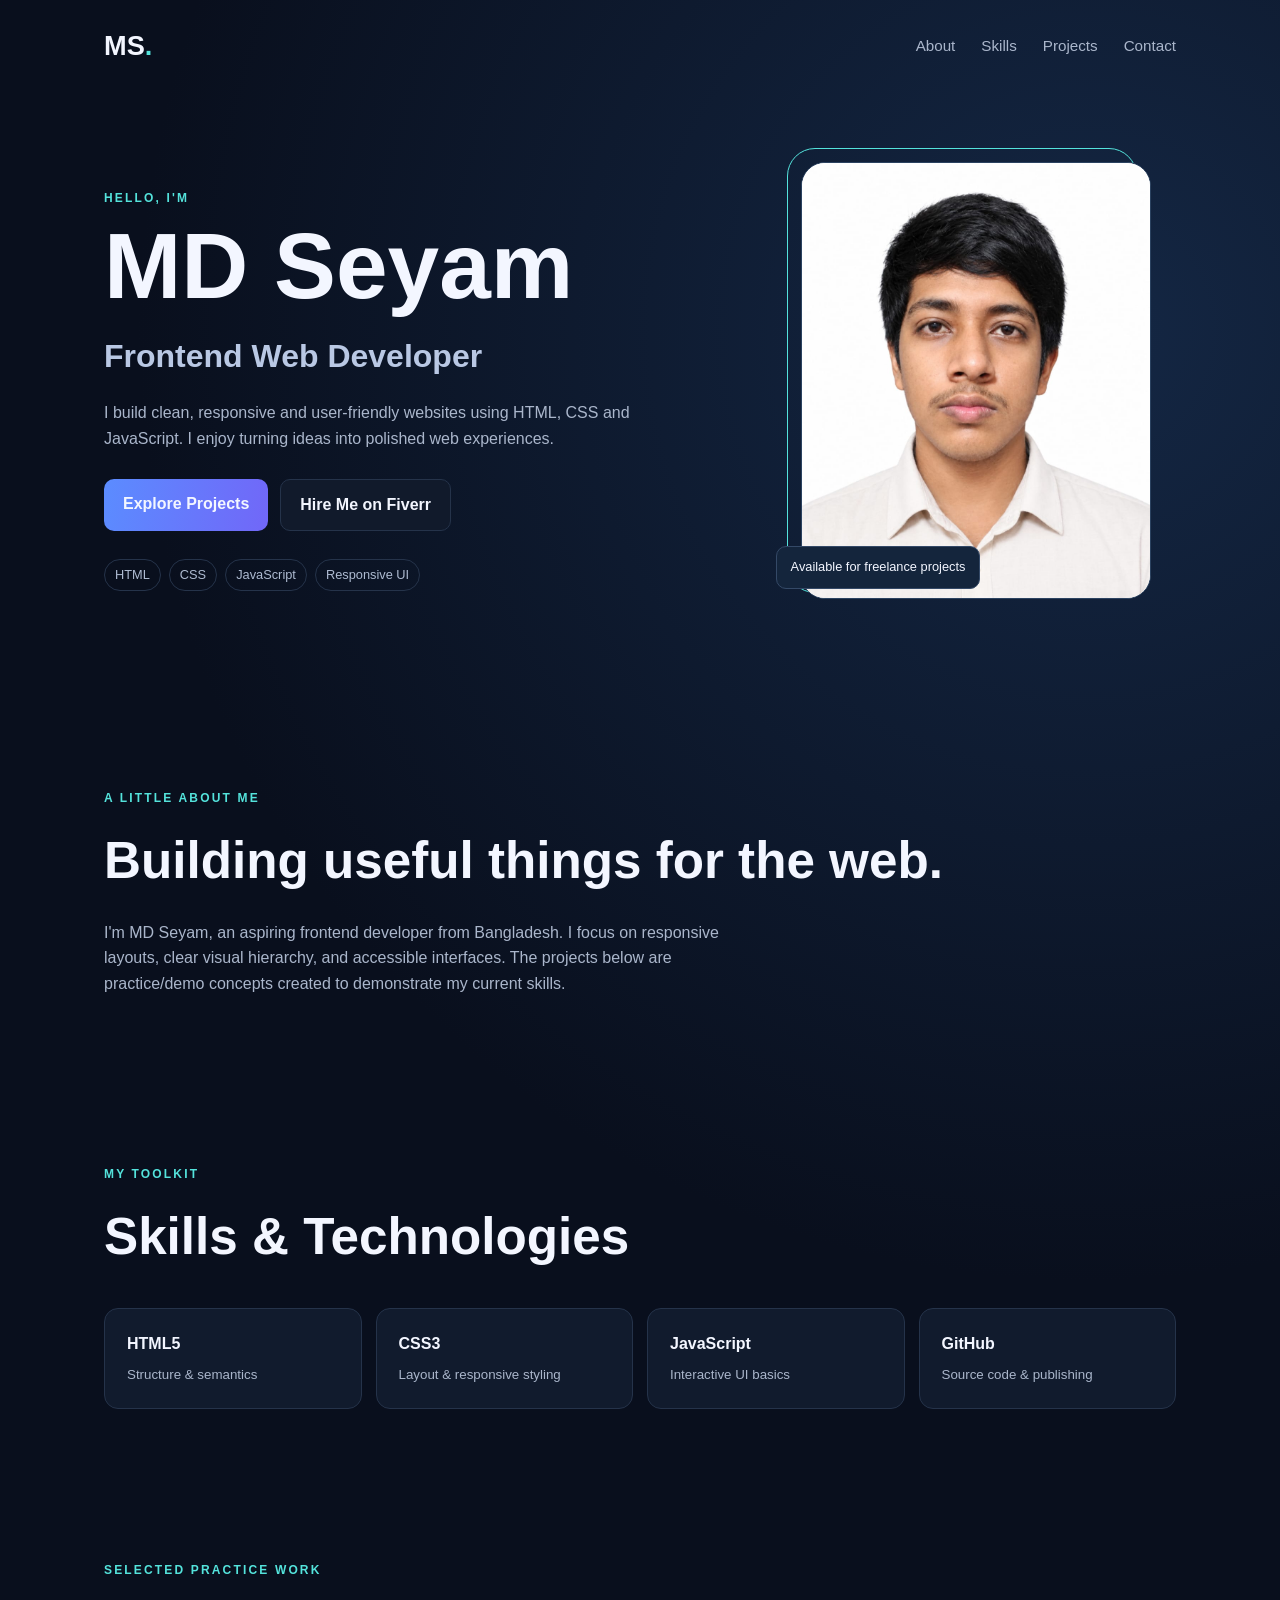
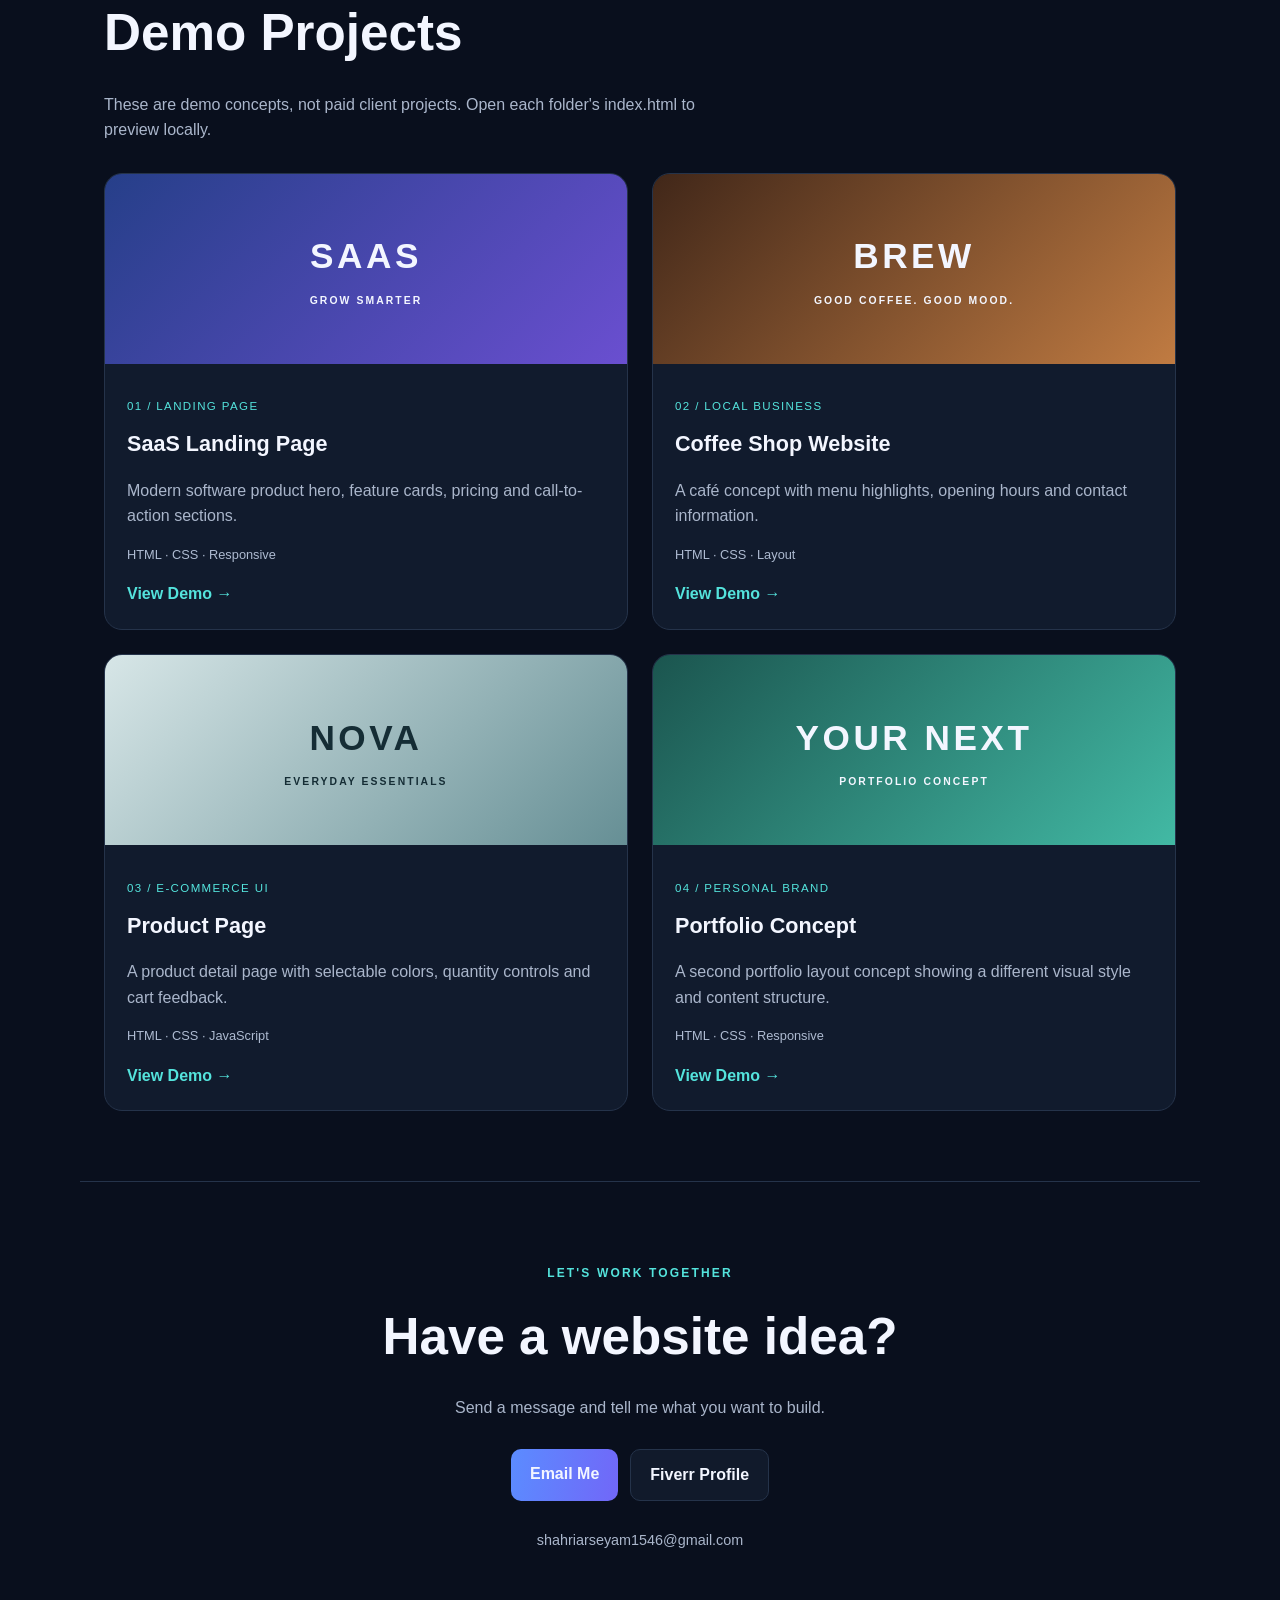
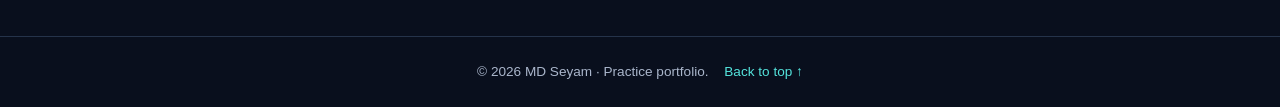
<file: index.html>
<!doctype html>
<html lang="en">
<head>
  <meta charset="utf-8"><meta name="viewport" content="width=device-width, initial-scale=1">
  <title>MD Seyam | Frontend Web Developer</title>
  <meta name="description" content="MD Seyam creates responsive websites with HTML, CSS and JavaScript.">
  <link rel="stylesheet" href="style.css">
</head>
<body>
<header class="nav"><a class="brand" href="#">MS<span>.</span></a><nav><a href="#about">About</a><a href="#skills">Skills</a><a href="#projects">Projects</a><a href="#contact">Contact</a></nav></header>
<main>
<section class="hero">
  <div class="hero-copy"><p class="eyebrow">HELLO, I'M</p><h1>MD Seyam</h1><h2>Frontend Web Developer</h2>
  <p>I build clean, responsive and user-friendly websites using HTML, CSS and JavaScript. I enjoy turning ideas into polished web experiences.</p>
  <div class="actions"><a class="btn primary" href="#projects">Explore Projects</a><a class="btn ghost" href="https://www.fiverr.com/s/vbrv60e" target="_blank" rel="noreferrer">Hire Me on Fiverr</a></div>
  <div class="tags"><span>HTML</span><span>CSS</span><span>JavaScript</span><span>Responsive UI</span></div></div>
  <div class="portrait-wrap"><img src="./assets/seyam.jpg" alt="MD Seyam" class="profile-image"><div class="portrait-label">Available for freelance projects</div></div>
</section>
<section id="about" class="section"><p class="eyebrow">A LITTLE ABOUT ME</p><h2>Building useful things for the web.</h2><p class="muted">I'm MD Seyam, an aspiring frontend developer from Bangladesh. I focus on responsive layouts, clear visual hierarchy, and accessible interfaces. The projects below are practice/demo concepts created to demonstrate my current skills.</p></section>
<section id="skills" class="section"><p class="eyebrow">MY TOOLKIT</p><h2>Skills & Technologies</h2><div class="skill-grid"><div>HTML5 <small>Structure & semantics</small></div><div>CSS3 <small>Layout & responsive styling</small></div><div>JavaScript <small>Interactive UI basics</small></div><div>GitHub <small>Source code & publishing</small></div></div></section>
<section id="projects" class="section"><p class="eyebrow">SELECTED PRACTICE WORK</p><h2>Demo Projects</h2><p class="muted">These are demo concepts, not paid client projects. Open each folder's index.html to preview locally.</p>
<div class="project-grid">
<article class="project"><div class="project-art art-saas">SAAS<span>GROW SMARTER</span></div><div class="project-body"><p class="project-type">01 / LANDING PAGE</p><h3>SaaS Landing Page</h3><p>Modern software product hero, feature cards, pricing and call-to-action sections.</p><div class="chips">HTML · CSS · Responsive</div><a href="./projects/saas-landing/">View Demo →</a></div></article>
<article class="project"><div class="project-art art-coffee">BREW<span>GOOD COFFEE. GOOD MOOD.</span></div><div class="project-body"><p class="project-type">02 / LOCAL BUSINESS</p><h3>Coffee Shop Website</h3><p>A café concept with menu highlights, opening hours and contact information.</p><div class="chips">HTML · CSS · Layout</div><a href="./projects/coffee-shop/">View Demo →</a></div></article>
<article class="project"><div class="project-art art-shop">NOVA<span>EVERYDAY ESSENTIALS</span></div><div class="project-body"><p class="project-type">03 / E-COMMERCE UI</p><h3>Product Page</h3><p>A product detail page with selectable colors, quantity controls and cart feedback.</p><div class="chips">HTML · CSS · JavaScript</div><a href="./projects/ecommerce-product/">View Demo →</a></div></article>
<article class="project"><div class="project-art art-portfolio">YOUR NEXT<span>PORTFOLIO CONCEPT</span></div><div class="project-body"><p class="project-type">04 / PERSONAL BRAND</p><h3>Portfolio Concept</h3><p>A second portfolio layout concept showing a different visual style and content structure.</p><div class="chips">HTML · CSS · Responsive</div><a href="./projects/portfolio-concept/">View Demo →</a></div></article>
</div></section>
<section id="contact" class="section contact"><p class="eyebrow">LET'S WORK TOGETHER</p><h2>Have a website idea?</h2><p class="muted">Send a message and tell me what you want to build.</p><div class="actions"><a class="btn primary" href="mailto:shahriarseyam1546@gmail.com">Email Me</a><a class="btn ghost" href="https://www.fiverr.com/s/vbrv60e" target="_blank" rel="noreferrer">Fiverr Profile</a></div><p class="email">shahriarseyam1546@gmail.com</p></section>
</main><footer>© <span id="year"></span> MD Seyam · Practice portfolio. <a href="#top">Back to top ↑</a></footer>
<script src="script.js"></script></body></html>
</file>
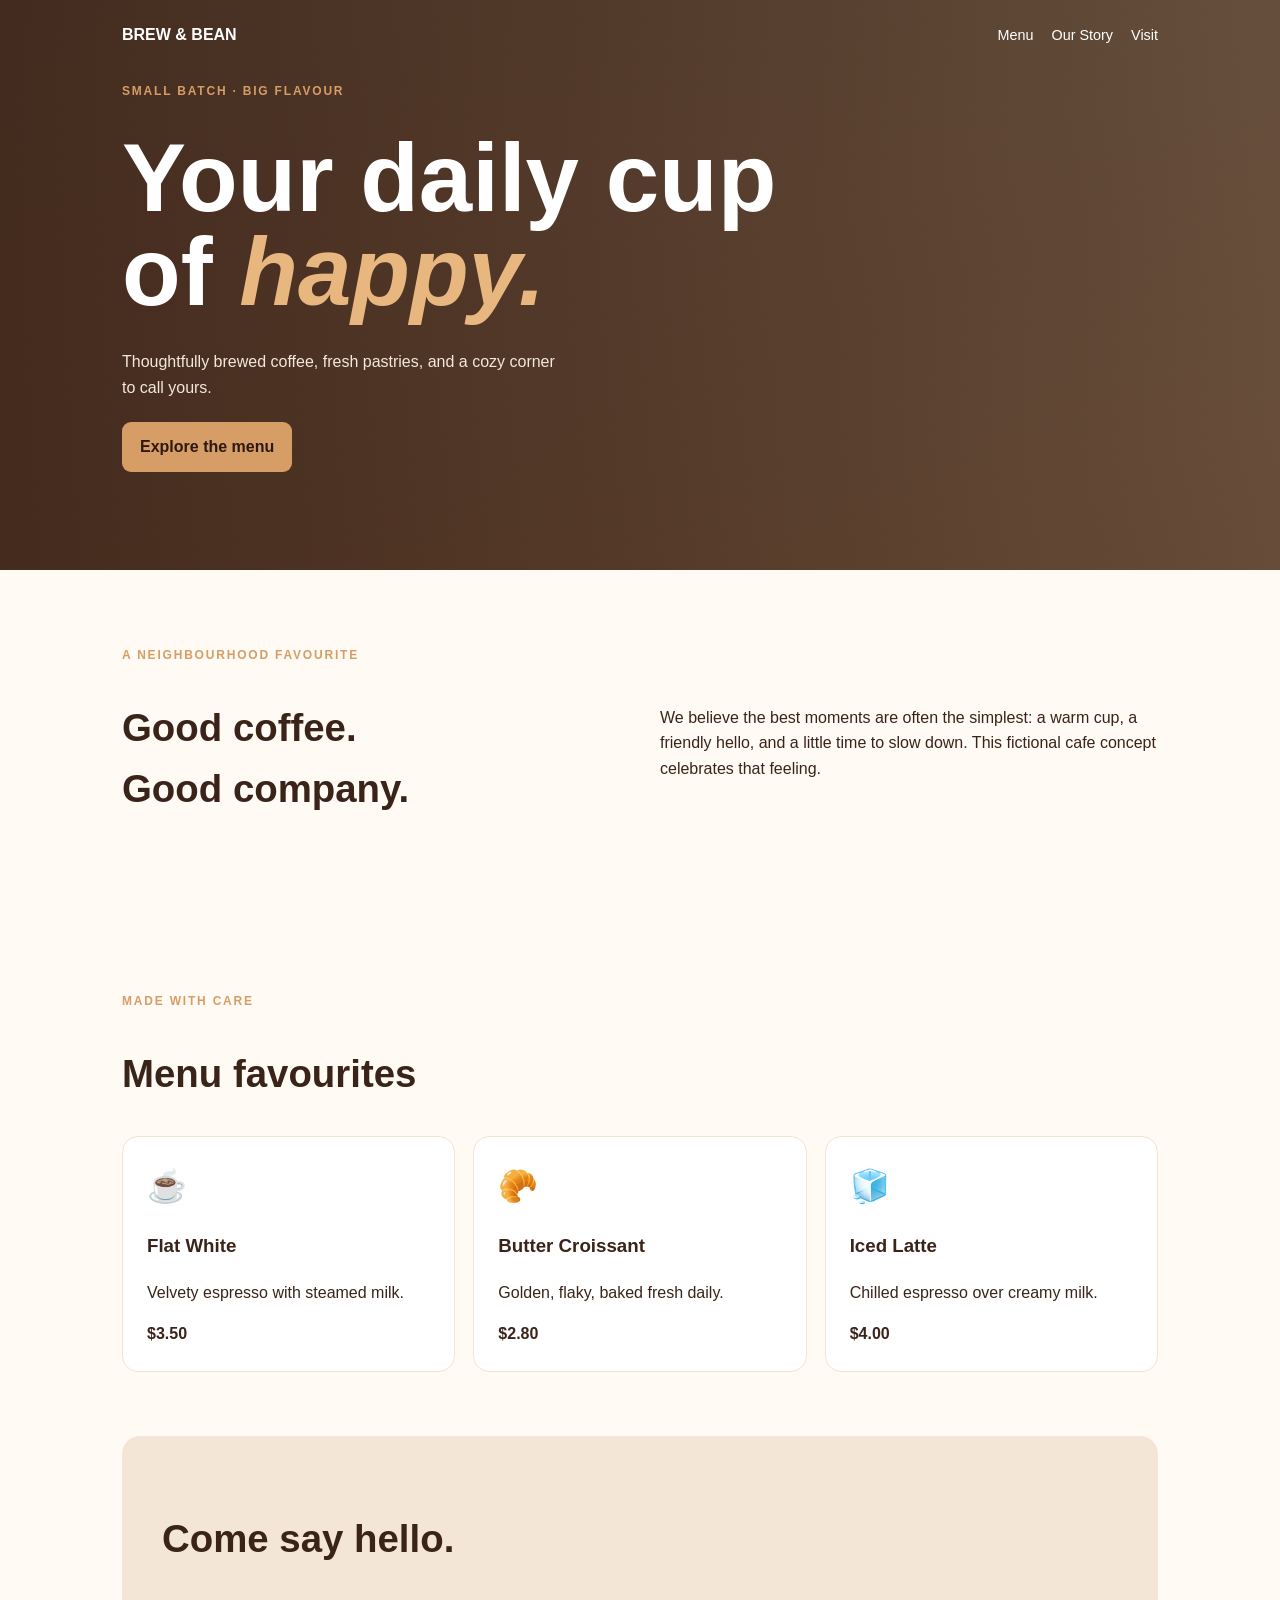
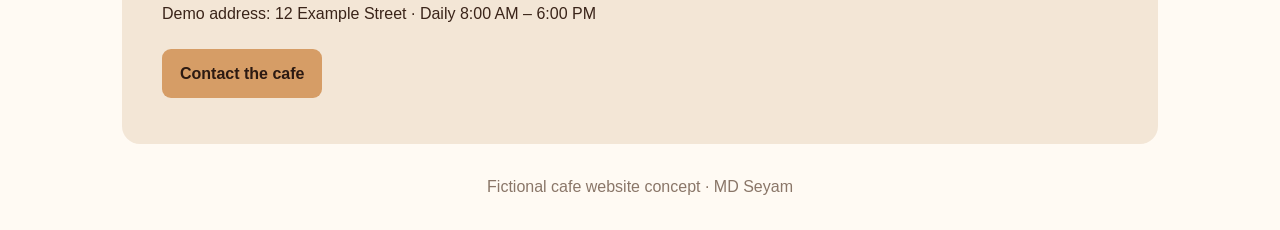
<file: projects/coffee-shop/index.html>
<!doctype html><html lang="en"><head><meta charset="utf-8"><meta name="viewport" content="width=device-width,initial-scale=1"><title>Brew & Bean — Cafe Demo</title><link rel="stylesheet" href="style.css"></head><body><header class="hero"><div class="wrap"><nav class="nav"><strong>BREW & BEAN</strong><div><a href="#menu">Menu</a><a href="#story">Our Story</a><a href="#visit">Visit</a></div></nav><p class="eyebrow">SMALL BATCH · BIG FLAVOUR</p><h1>Your daily cup<br>of <em>happy.</em></h1><p>Thoughtfully brewed coffee, fresh pastries, and a cozy corner to call yours.</p><a class="btn" href="#menu">Explore the menu</a></div></header><main class="wrap"><section id="story" class="section story"><div><p class="eyebrow">A NEIGHBOURHOOD FAVOURITE</p><h2>Good coffee.<br>Good company.</h2></div><p>We believe the best moments are often the simplest: a warm cup, a friendly hello, and a little time to slow down. This fictional cafe concept celebrates that feeling.</p></section><section id="menu" class="section"><p class="eyebrow">MADE WITH CARE</p><h2>Menu favourites</h2><div class="grid"><article class="card"><div class="emoji">☕</div><h3>Flat White</h3><p>Velvety espresso with steamed milk.</p><strong>$3.50</strong></article><article class="card"><div class="emoji">🥐</div><h3>Butter Croissant</h3><p>Golden, flaky, baked fresh daily.</p><strong>$2.80</strong></article><article class="card"><div class="emoji">🧊</div><h3>Iced Latte</h3><p>Chilled espresso over creamy milk.</p><strong>$4.00</strong></article></div></section><section id="visit" class="visit section"><h2>Come say hello.</h2><p>Demo address: 12 Example Street · Daily 8:00 AM – 6:00 PM</p><a class="btn" href="mailto:hello@example.com">Contact the cafe</a></section></main><footer>Fictional cafe website concept · MD Seyam</footer></body></html>
</file>
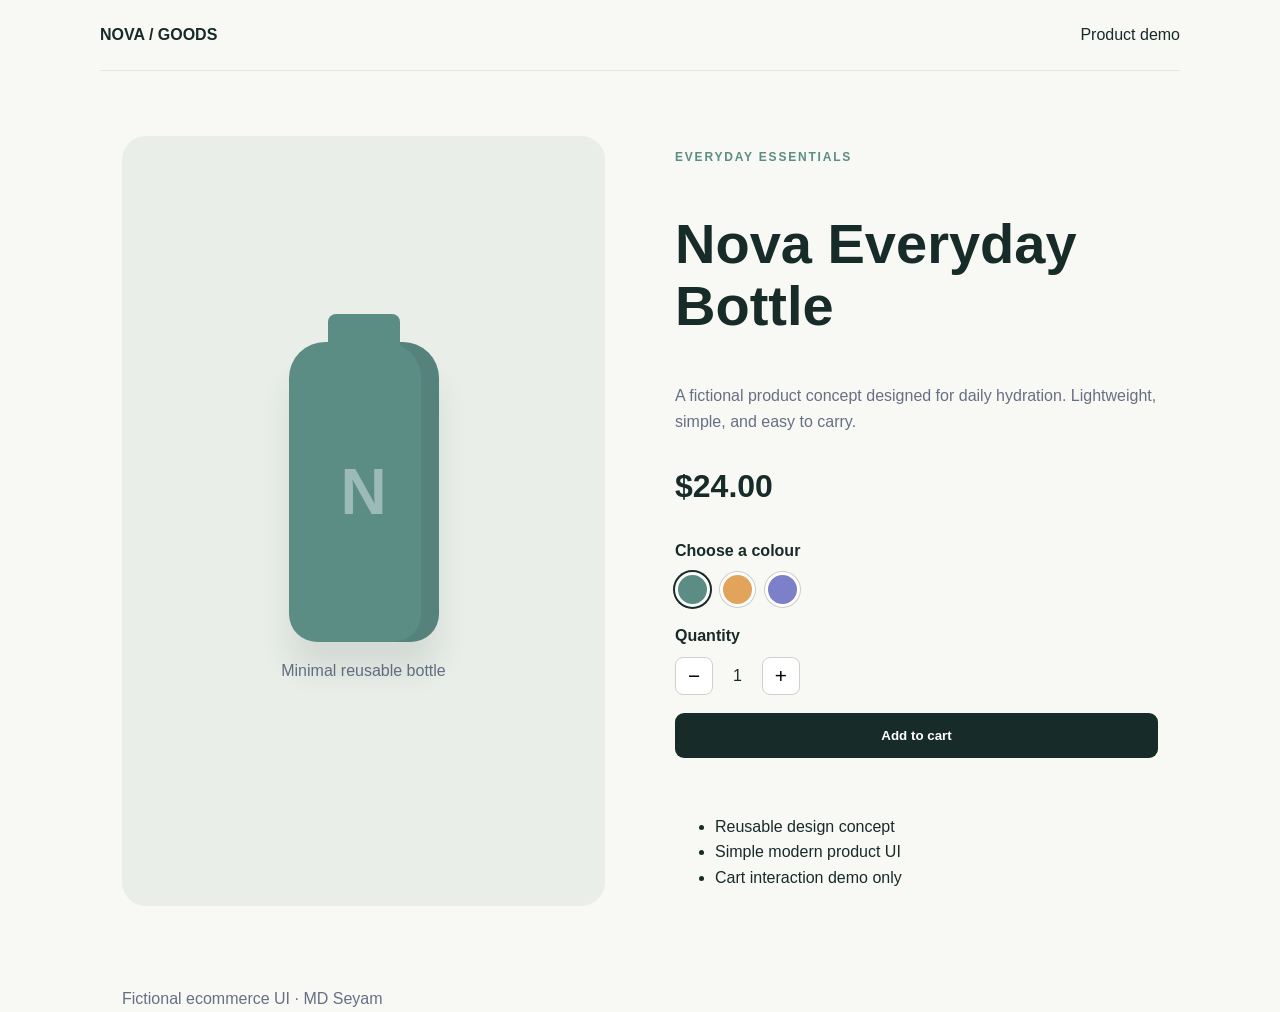
<file: projects/ecommerce-product/index.html>
<!doctype html><html lang="en"><head><meta charset="utf-8"><meta name="viewport" content="width=device-width,initial-scale=1"><title>Nova Bottle — Product Page Demo</title><link rel="stylesheet" href="style.css"></head><body><header class="wrap nav"><strong>NOVA / GOODS</strong><span>Product demo</span></header><main class="wrap product"><div class="visual"><div class="bottle" id="bottle">N</div><p class="muted">Minimal reusable bottle</p></div><section class="details"><p class="eyebrow">EVERYDAY ESSENTIALS</p><h1>Nova Everyday Bottle</h1><p class="muted">A fictional product concept designed for daily hydration. Lightweight, simple, and easy to carry.</p><h2>$24.00</h2><p class="label">Choose a colour</p><div class="swatches"><button class="swatch active" data-color="#5b8d85" aria-label="Sage"></button><button class="swatch" data-color="#e2a35b" aria-label="Amber"></button><button class="swatch" data-color="#7b80c9" aria-label="Lavender"></button></div><p class="label">Quantity</p><div class="qty"><button id="minus">−</button><span id="qty">1</span><button id="plus">+</button></div><button class="add" id="add">Add to cart</button><p id="message" class="message" aria-live="polite"></p><ul><li>Reusable design concept</li><li>Simple modern product UI</li><li>Cart interaction demo only</li></ul></section></main><footer class="wrap">Fictional ecommerce UI · MD Seyam</footer><script src="script.js"></script></body></html>
</file>
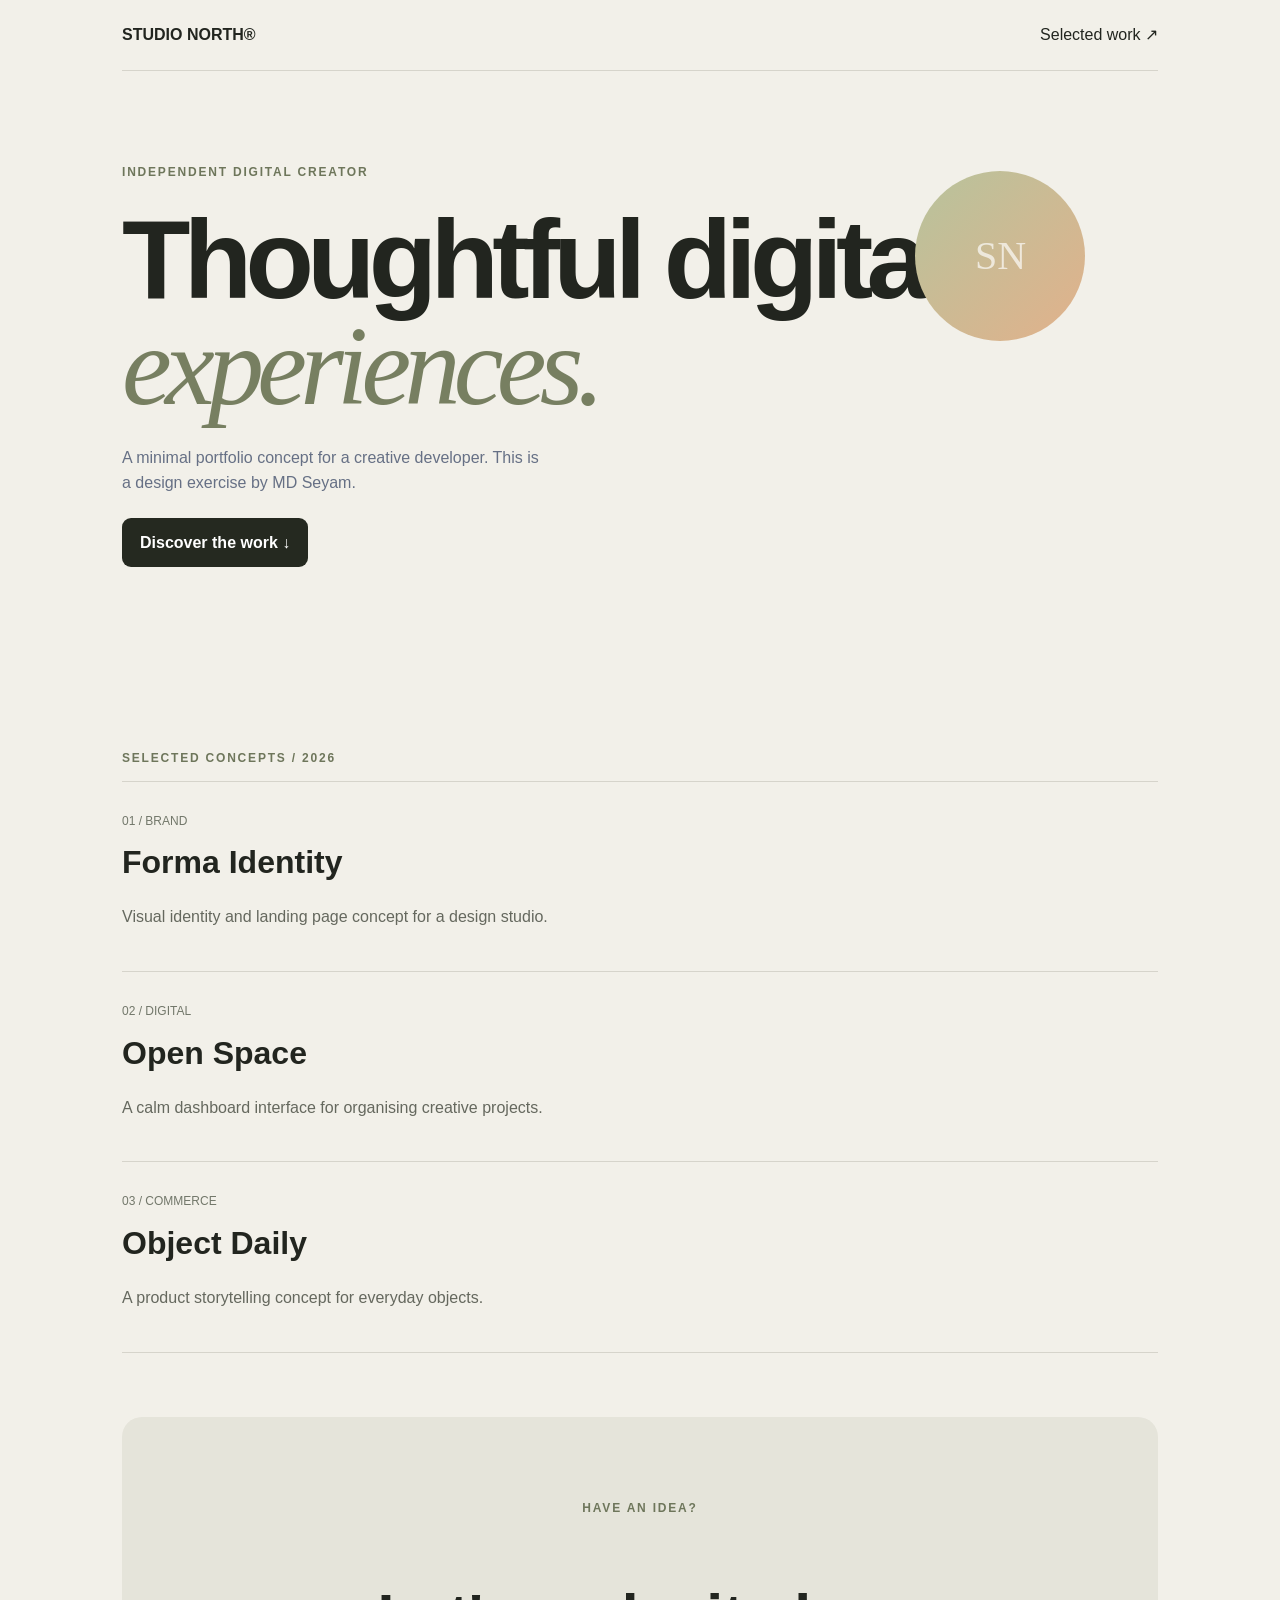
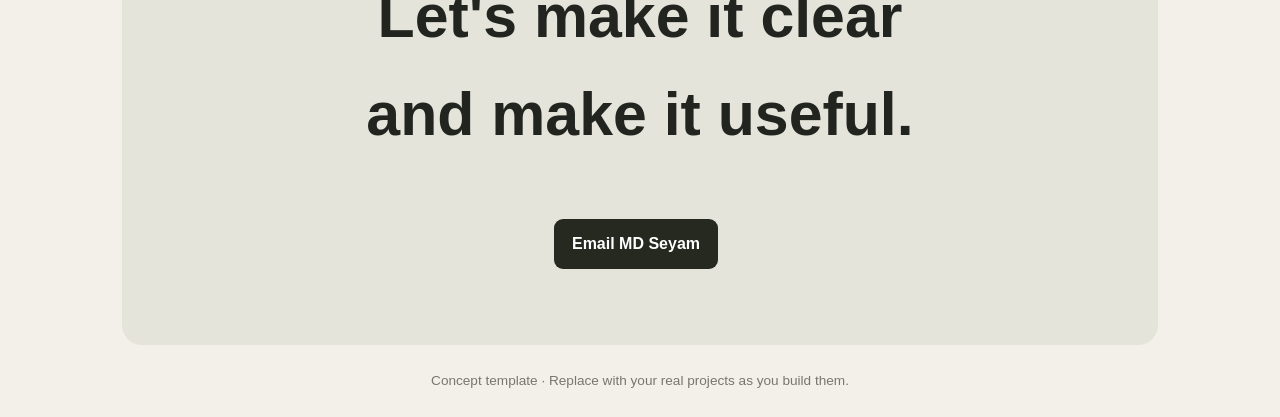
<file: projects/portfolio-concept/index.html>
<!doctype html><html lang="en"><head><meta charset="utf-8"><meta name="viewport" content="width=device-width,initial-scale=1"><title>Studio North — Portfolio Concept</title><link rel="stylesheet" href="style.css"></head><body><div class="wrap"><nav class="nav"><strong>STUDIO NORTH®</strong><a href="#work">Selected work ↗</a></nav><main><section class="hero"><p class="eyebrow">INDEPENDENT DIGITAL CREATOR</p><h1>Thoughtful digital<br><i>experiences.</i></h1><p class="muted">A minimal portfolio concept for a creative developer. This is a design exercise by MD Seyam.</p><a class="btn" href="#work">Discover the work ↓</a><div class="orb">SN</div></section><section id="work" class="section"><p class="eyebrow">SELECTED CONCEPTS / 2026</p><div class="work"><article><span>01 / BRAND</span><h2>Forma Identity</h2><p>Visual identity and landing page concept for a design studio.</p></article><article><span>02 / DIGITAL</span><h2>Open Space</h2><p>A calm dashboard interface for organising creative projects.</p></article><article><span>03 / COMMERCE</span><h2>Object Daily</h2><p>A product storytelling concept for everyday objects.</p></article></div></section><section class="contact"><p class="eyebrow">HAVE AN IDEA?</p><h2>Let's make it clear<br>and make it useful.</h2><a class="btn" href="mailto:shahriarseyam1546@gmail.com">Email MD Seyam</a></section></main><footer>Concept template · Replace with your real projects as you build them.</footer></div></body></html>
</file>
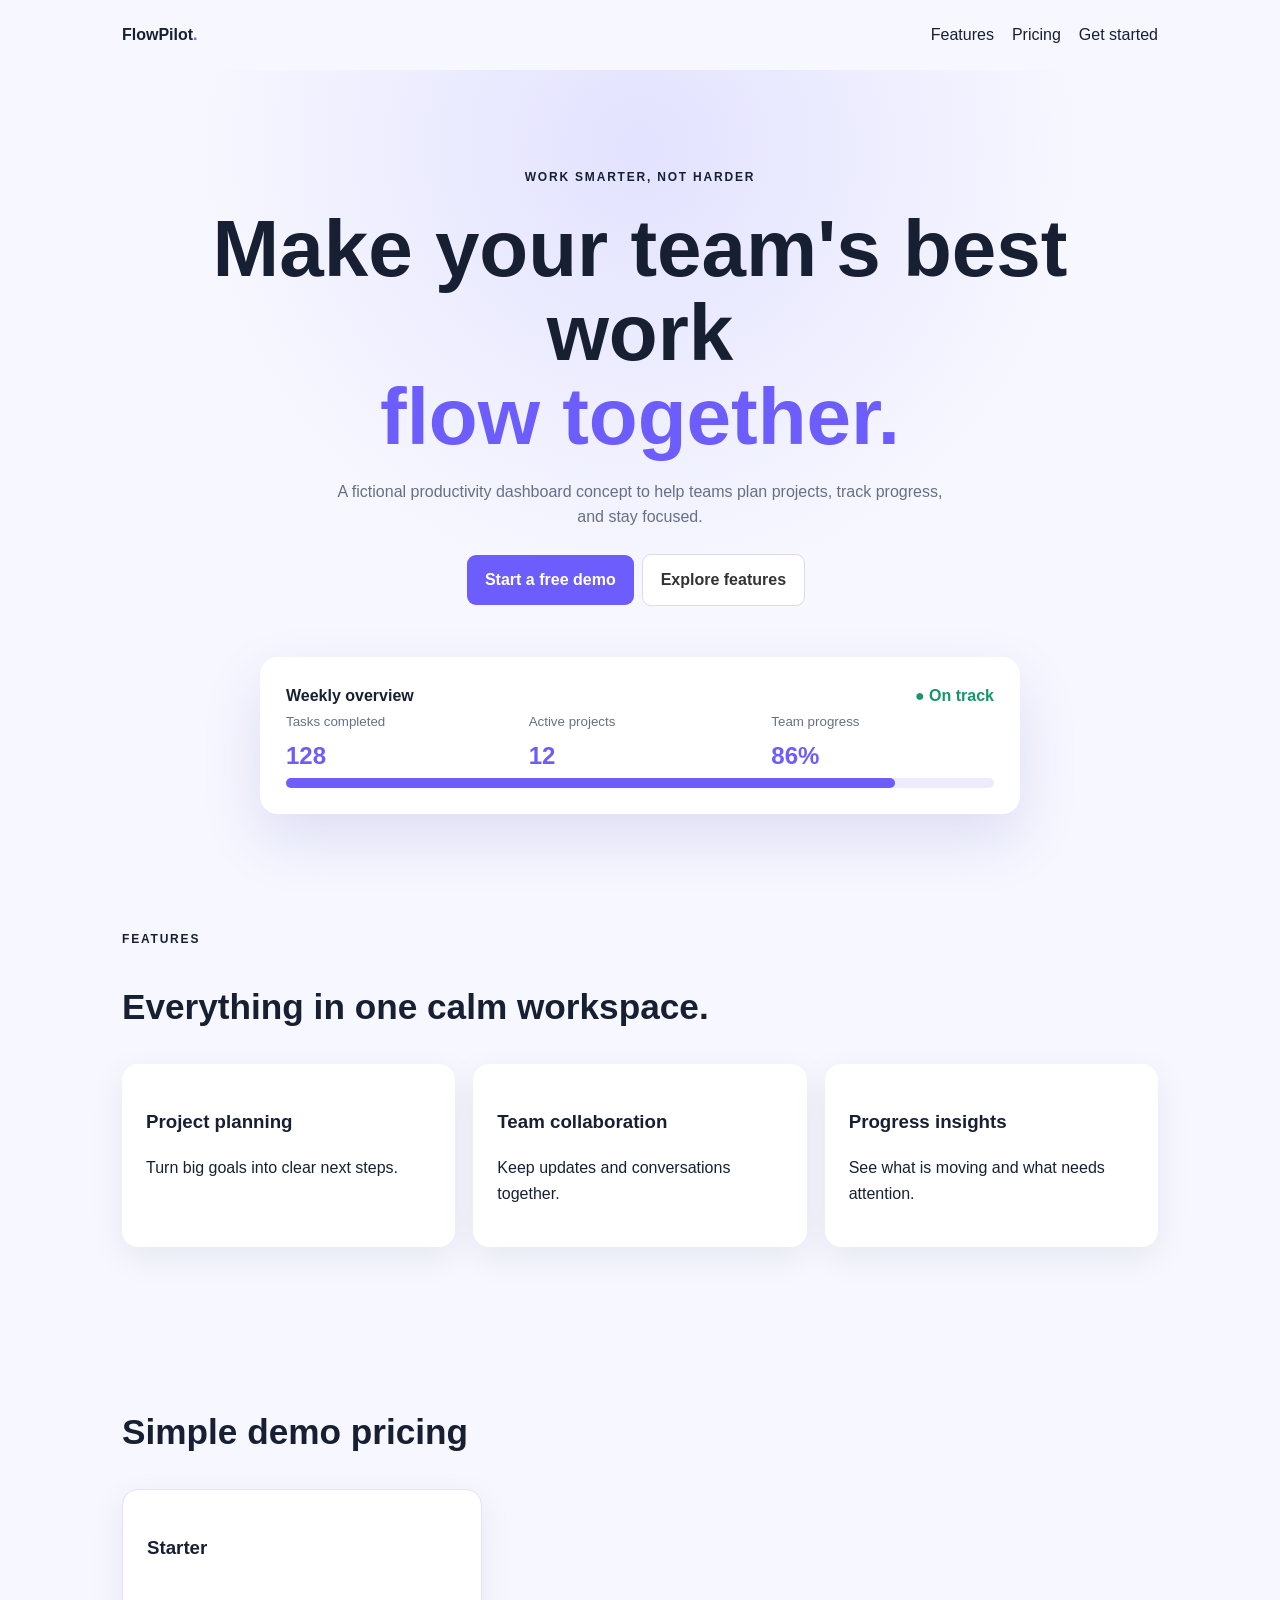
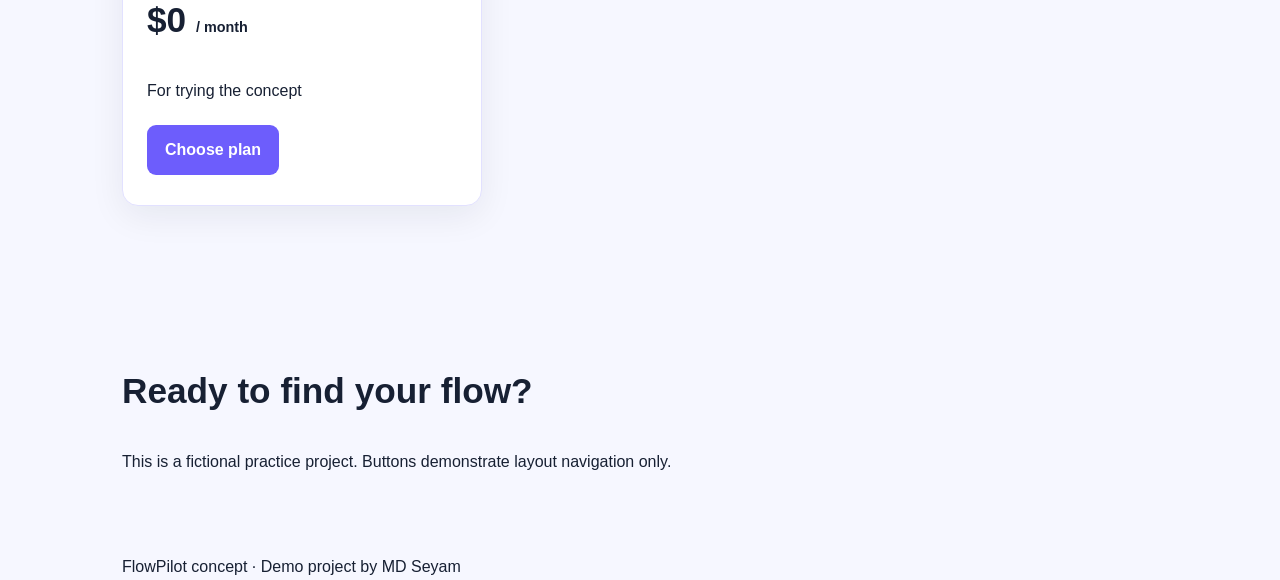
<file: projects/saas-landing/index.html>
<!doctype html><html lang="en"><head><meta charset="utf-8"><meta name="viewport" content="width=device-width,initial-scale=1"><title>FlowPilot — SaaS Landing Demo</title><link rel="stylesheet" href="style.css"></head><body><div class="wrap"><header class="nav"><strong>FlowPilot<span style="color:#6d5dfc">.</span></strong><nav><a href="#features">Features</a><a href="#pricing">Pricing</a><a href="#start">Get started</a></nav></header><section class="hero"><p class="eyebrow">WORK SMARTER, NOT HARDER</p><h1>Make your team's best work<br><span>flow together.</span></h1><p class="muted">A fictional productivity dashboard concept to help teams plan projects, track progress, and stay focused.</p><a class="btn" href="#start">Start a free demo</a><a class="btn secondary" href="#features">Explore features</a><div class="dashboard"><div class="dash-head">Weekly overview <span>● On track</span></div><div class="stats"><div><small>Tasks completed</small><h2>128</h2></div><div><small>Active projects</small><h2>12</h2></div><div><small>Team progress</small><h2>86%</h2></div></div><div class="bar"><i></i></div></div></section><section id="features" class="section"><p class="eyebrow">FEATURES</p><h2>Everything in one calm workspace.</h2><div class="grid"><article class="card"><h3>Project planning</h3><p>Turn big goals into clear next steps.</p></article><article class="card"><h3>Team collaboration</h3><p>Keep updates and conversations together.</p></article><article class="card"><h3>Progress insights</h3><p>See what is moving and what needs attention.</p></article></div></section><section id="pricing" class="section price"><h2>Simple demo pricing</h2><div class="card"><h3>Starter</h3><h2>$0 <small>/ month</small></h2><p>For trying the concept</p><a class="btn" href="#start">Choose plan</a></div></section><section id="start" class="section"><h2>Ready to find your flow?</h2><p>This is a fictional practice project. Buttons demonstrate layout navigation only.</p></section><footer>FlowPilot concept · Demo project by MD Seyam</footer></div></body></html>
</file>
<file: style.css>
:root{--bg:#090f1d;--panel:#111b2d;--text:#f3f6ff;--muted:#aab6cb;--blue:#5b8cff;--cyan:#54e3dc;--line:#25334a}
*{box-sizing:border-box}html{scroll-behavior:smooth}body{margin:0;background:radial-gradient(circle at 85% 10%,#142744 0,transparent 30%),var(--bg);color:var(--text);font-family:Inter,Arial,sans-serif;line-height:1.6}a{color:inherit;text-decoration:none}.nav{max-width:1120px;margin:auto;padding:24px 24px;display:flex;align-items:center;justify-content:space-between}.brand{font-weight:900;font-size:1.7rem}.brand span{color:var(--cyan)}nav{display:flex;gap:26px;color:var(--muted);font-size:.95rem}nav a:hover{color:var(--cyan)}.hero{max-width:1120px;margin:auto;padding:70px 24px 100px;display:grid;grid-template-columns:1.2fr .8fr;gap:70px;align-items:center;min-height:590px}.eyebrow{color:var(--cyan);font-size:.75rem;letter-spacing:.18em;font-weight:800}.hero h1{font-size:clamp(3.2rem,8vw,5.8rem);line-height:1;margin:12px 0}.hero h2{font-size:clamp(1.3rem,3vw,2rem);color:#b9c8e4;margin:18px 0}.hero-copy>p:not(.eyebrow),.muted{color:var(--muted);max-width:650px}.actions{display:flex;gap:12px;flex-wrap:wrap;margin:28px 0}.btn{padding:12px 19px;border-radius:10px;font-weight:750;border:1px solid var(--line)}.primary{background:linear-gradient(100deg,var(--blue),#7167f8);border:0}.ghost{background:#111a2b}.tags,.chips{display:flex;gap:8px;flex-wrap:wrap}.tags span,.chips{font-size:.8rem;color:#aebbd1}.tags span{border:1px solid var(--line);border-radius:100px;padding:5px 10px}.portrait-wrap{position:relative;max-width:350px;margin:auto}.portrait-wrap:before{content:"";position:absolute;inset:-14px 14px 14px -14px;border:1px solid var(--cyan);border-radius:28px}.portrait-wrap img{position:relative;width:100%;aspect-ratio:4/5;object-fit:cover;object-position:center 25%;border-radius:24px;border:1px solid #2b4260;background:#fff}.portrait-label{position:absolute;bottom:18px;left:-25px;background:#14253c;border:1px solid #344967;border-radius:10px;padding:10px 14px;font-size:.8rem}.section{max-width:1120px;margin:auto;padding:70px 24px}.section h2{font-size:clamp(2rem,4vw,3.2rem);margin:8px 0 18px}.skill-grid{display:grid;grid-template-columns:repeat(4,1fr);gap:14px;margin-top:30px}.skill-grid div{background:var(--panel);padding:22px;border:1px solid var(--line);border-radius:14px;font-weight:800}.skill-grid small{display:block;color:var(--muted);font-weight:400;margin-top:8px}.project-grid{display:grid;grid-template-columns:repeat(2,1fr);gap:20px;margin-top:30px}.project{background:var(--panel);border:1px solid var(--line);border-radius:18px;overflow:hidden}.project-art{height:190px;display:flex;align-items:center;justify-content:center;flex-direction:column;font-size:2.2rem;font-weight:900;letter-spacing:.1em}.project-art span{font-size:.65rem;letter-spacing:.2em;margin-top:8px}.art-saas{background:linear-gradient(135deg,#263f89,#6a4fd0)}.art-coffee{background:linear-gradient(135deg,#412719,#c07b42)}.art-shop{background:linear-gradient(135deg,#d7e6e7,#668f95);color:#152d35}.art-portfolio{background:linear-gradient(135deg,#1b554f,#42b9a4)}.project-body{padding:22px}.project-type{font-size:.72rem;color:var(--cyan);letter-spacing:.12em}.project-body h3{font-size:1.35rem;margin:5px 0}.project-body p:not(.project-type){color:var(--muted)}.project-body a{display:inline-block;margin-top:16px;color:var(--cyan);font-weight:800}.contact{border-top:1px solid var(--line);text-align:center}.contact .muted{margin:auto}.contact .actions{justify-content:center}.email{color:var(--muted);font-size:.9rem}footer{border-top:1px solid var(--line);padding:24px;text-align:center;color:var(--muted);font-size:.85rem}footer a{color:var(--cyan);margin-left:12px}
@media(max-width:760px){.nav{align-items:flex-start}nav{gap:12px;flex-wrap:wrap;justify-content:flex-end;font-size:.85rem}.hero{grid-template-columns:1fr;padding-top:35px;gap:45px}.hero-copy{order:1}.portrait-wrap{order:0;max-width:240px}.skill-grid{grid-template-columns:repeat(2,1fr)}.project-grid{grid-template-columns:1fr}.portrait-label{left:-10px}}
.projects-section {
    padding: 80px 8%;
    color: #f4f6ff;
}

.projects-section h2 {
    font-size: 38px;
    margin-bottom: 12px;
}

.projects-section > p {
    color: #b9c5dc;
    margin-bottom: 35px;
}

.project-grid {
    display: grid;
    grid-template-columns: repeat(2, minmax(0, 1fr));
    gap: 24px;
}

.project-card {
    padding: 28px;
    border: 1px solid #293b57;
    border-radius: 16px;
    background: #111d30;
}

.project-card p {
    color: #b9c5dc;
    line-height: 1.7;
}

.project-card a {
    display: inline-block;
    margin-top: 12px;
    color: #75a0ff;
    text-decoration: none;
    font-weight: bold;
}

.project-card a:hover {
    text-decoration: underline;
}

@media (max-width: 650px) {
    .project-grid {
        grid-template-columns: 1fr;
    }
}
</file>
<file: projects/coffee-shop/style.css>
*{box-sizing:border-box}body{margin:0;font-family:Arial,sans-serif;color:#172033;line-height:1.6}a{text-decoration:none;color:inherit}.wrap{max-width:1080px;margin:auto;padding:0 22px}.nav{display:flex;justify-content:space-between;align-items:center;padding:22px 0}.nav a{margin-left:18px}.btn{display:inline-block;padding:12px 18px;border-radius:9px;font-weight:bold;margin:6px 8px 6px 0}.section{padding:64px 0}.grid{display:grid;grid-template-columns:repeat(3,1fr);gap:18px}.card{padding:24px;border-radius:16px;background:#fff;box-shadow:0 10px 35px #10182812}.muted{color:#667085}.eyebrow{text-transform:uppercase;letter-spacing:.15em;font-size:.75rem;font-weight:bold}@media(max-width:700px){.grid{grid-template-columns:1fr}.nav{gap:12px;flex-wrap:wrap}.nav a{margin-left:8px}}

body{background:#fffaf3;color:#3a2419}.hero{background:linear-gradient(110deg,#2e1a13dd,#3b2418bb),linear-gradient(45deg,#bb8250,#efd5ae);color:white;padding-bottom:80px}.hero .wrap{min-height:490px}.nav a{font-size:.9rem}.eyebrow{color:#d69d66}.hero h1{font-size:clamp(3.5rem,9vw,6rem);line-height:.98;margin:30px 0}.hero em{color:#e7b77f}.hero p:not(.eyebrow){max-width:440px;color:#f5e7dc}.btn{background:#d69d66;color:#2c1a12}.story{display:grid;grid-template-columns:1fr 1fr;gap:40px;align-items:center}.section h2{font-size:2.4rem}.card{background:#fff;border:1px solid #f0e3d4;box-shadow:none}.emoji{font-size:2rem}.visit{background:#f3e6d6;padding:40px;border-radius:18px}footer{text-align:center;padding:30px;color:#8a7668}
</file>
<file: projects/ecommerce-product/style.css>
*{box-sizing:border-box}body{margin:0;font-family:Arial,sans-serif;color:#172033;line-height:1.6}a{text-decoration:none;color:inherit}.wrap{max-width:1080px;margin:auto;padding:0 22px}.nav{display:flex;justify-content:space-between;align-items:center;padding:22px 0}.nav a{margin-left:18px}.btn{display:inline-block;padding:12px 18px;border-radius:9px;font-weight:bold;margin:6px 8px 6px 0}.section{padding:64px 0}.grid{display:grid;grid-template-columns:repeat(3,1fr);gap:18px}.card{padding:24px;border-radius:16px;background:#fff;box-shadow:0 10px 35px #10182812}.muted{color:#667085}.eyebrow{text-transform:uppercase;letter-spacing:.15em;font-size:.75rem;font-weight:bold}@media(max-width:700px){.grid{grid-template-columns:1fr}.nav{gap:12px;flex-wrap:wrap}.nav a{margin-left:8px}}

body{background:#f8f8f4;color:#172b29}.nav{border-bottom:1px solid #e4e7e0}.product{display:grid;grid-template-columns:1fr 1fr;gap:70px;padding-top:65px;padding-bottom:80px}.visual{background:#e9eee8;border-radius:24px;min-height:490px;display:flex;align-items:center;justify-content:center;flex-direction:column}.bottle{width:150px;height:300px;border-radius:36px 36px 28px 28px;background:#5b8d85;box-shadow:inset -18px 0 0 #00000012,0 30px 30px #162d2918;color:#ffffff66;display:grid;place-items:center;font-size:4rem;font-weight:bold;position:relative}.bottle:before{content:"";position:absolute;width:72px;height:35px;background:inherit;top:-28px;border-radius:8px 8px 2px 2px}.eyebrow{color:#5b8d85}.details h1{font-size:clamp(2.2rem,5vw,3.5rem);line-height:1.1}.details h2{font-size:2rem}.label{font-weight:bold;margin-bottom:8px}.swatches{display:flex;gap:10px}.swatch{width:35px;height:35px;border-radius:50%;border:3px solid white;box-shadow:0 0 0 1px #ccc;background:#5b8d85;cursor:pointer}.swatch:nth-child(2){background:#e2a35b}.swatch:nth-child(3){background:#7b80c9}.swatch.active{box-shadow:0 0 0 2px #172b29}.qty{display:flex;align-items:center;gap:20px}.qty button{width:38px;height:38px;border:1px solid #ccd3cb;background:white;border-radius:8px;font-size:1.3rem;cursor:pointer}.add{width:100%;padding:15px;border:0;background:#172b29;color:white;border-radius:9px;font-weight:bold;margin-top:18px;cursor:pointer}.message{color:#24765e;min-height:24px}footer{padding:25px 0;color:#667085}
@media(max-width:700px){.product{grid-template-columns:1fr;gap:30px}.visual{min-height:360px}}
</file>
<file: projects/portfolio-concept/style.css>
*{box-sizing:border-box}body{margin:0;font-family:Arial,sans-serif;color:#172033;line-height:1.6}a{text-decoration:none;color:inherit}.wrap{max-width:1080px;margin:auto;padding:0 22px}.nav{display:flex;justify-content:space-between;align-items:center;padding:22px 0}.nav a{margin-left:18px}.btn{display:inline-block;padding:12px 18px;border-radius:9px;font-weight:bold;margin:6px 8px 6px 0}.section{padding:64px 0}.grid{display:grid;grid-template-columns:repeat(3,1fr);gap:18px}.card{padding:24px;border-radius:16px;background:#fff;box-shadow:0 10px 35px #10182812}.muted{color:#667085}.eyebrow{text-transform:uppercase;letter-spacing:.15em;font-size:.75rem;font-weight:bold}@media(max-width:700px){.grid{grid-template-columns:1fr}.nav{gap:12px;flex-wrap:wrap}.nav a{margin-left:8px}}

body{background:#f2f0e9;color:#22251f}.nav{border-bottom:1px solid #d6d4cb}.hero{padding:80px 0 100px;position:relative;overflow:hidden}.eyebrow{color:#6e765b}.hero h1{font-size:clamp(3.5rem,9vw,7rem);line-height:.95;letter-spacing:-.06em;margin:25px 0}.hero h1 i{font-family:Georgia,serif;font-weight:400;color:#777f61}.hero .muted{max-width:430px}.btn{background:#252920;color:#fff}.orb{position:absolute;right:7%;top:100px;width:170px;height:170px;border-radius:50%;background:linear-gradient(135deg,#b7c39c,#e2b18b);display:grid;place-items:center;font-size:2.5rem;color:#ffffffaa;font-family:Georgia,serif}.work{border-top:1px solid #d6d4cb}.work article{padding:25px 0;border-bottom:1px solid #d6d4cb}.work span{font-size:.75rem;color:#72776a}.work h2{font-size:2rem;margin:5px 0}.work p{color:#65685e}.contact{padding:70px 0;text-align:center;background:#e5e4da;border-radius:20px}.contact h2{font-size:clamp(2rem,5vw,3.8rem)}footer{text-align:center;padding:25px;color:#77776f;font-size:.85rem}
@media(max-width:700px){.orb{position:relative;top:auto;right:auto;margin:35px 0 0;width:120px;height:120px}}
</file>
<file: projects/saas-landing/style.css>
*{box-sizing:border-box}body{margin:0;font-family:Arial,sans-serif;color:#172033;line-height:1.6}a{text-decoration:none;color:inherit}.wrap{max-width:1080px;margin:auto;padding:0 22px}.nav{display:flex;justify-content:space-between;align-items:center;padding:22px 0}.nav a{margin-left:18px}.btn{display:inline-block;padding:12px 18px;border-radius:9px;font-weight:bold;margin:6px 8px 6px 0}.section{padding:64px 0}.grid{display:grid;grid-template-columns:repeat(3,1fr);gap:18px}.card{padding:24px;border-radius:16px;background:#fff;box-shadow:0 10px 35px #10182812}.muted{color:#667085}.eyebrow{text-transform:uppercase;letter-spacing:.15em;font-size:.75rem;font-weight:bold}@media(max-width:700px){.grid{grid-template-columns:1fr}.nav{gap:12px;flex-wrap:wrap}.nav a{margin-left:8px}}

body{background:#f6f7ff}.hero{padding:80px 0 40px;text-align:center;background:radial-gradient(circle at 50% 10%,#e3e2ff,transparent 50%)}.hero h1{font-size:clamp(2.5rem,7vw,5rem);line-height:1.05;margin:20px}.hero h1 span{color:#6d5dfc}.hero p{max-width:620px;margin:18px auto}.btn{background:#6d5dfc;color:white}.secondary{background:white;color:#333;border:1px solid #ddd}.dashboard{margin:45px auto 0;max-width:760px;text-align:left;background:#fff;padding:26px;border-radius:18px;box-shadow:0 25px 60px #4039a522}.dash-head{display:flex;justify-content:space-between;font-weight:bold}.dash-head span{color:#15966b}.stats{display:grid;grid-template-columns:repeat(3,1fr);gap:20px}.stats h2{margin:3px 0;color:#6d5dfc}.stats small{color:#667085}.bar{height:10px;background:#ecebff;border-radius:20px}.bar i{display:block;width:86%;height:100%;background:#6d5dfc;border-radius:20px}.section h2{font-size:2.2rem}.price .card{max-width:360px;border:1px solid #e2e1ff}.price small{font-size:.9rem}
</file>
